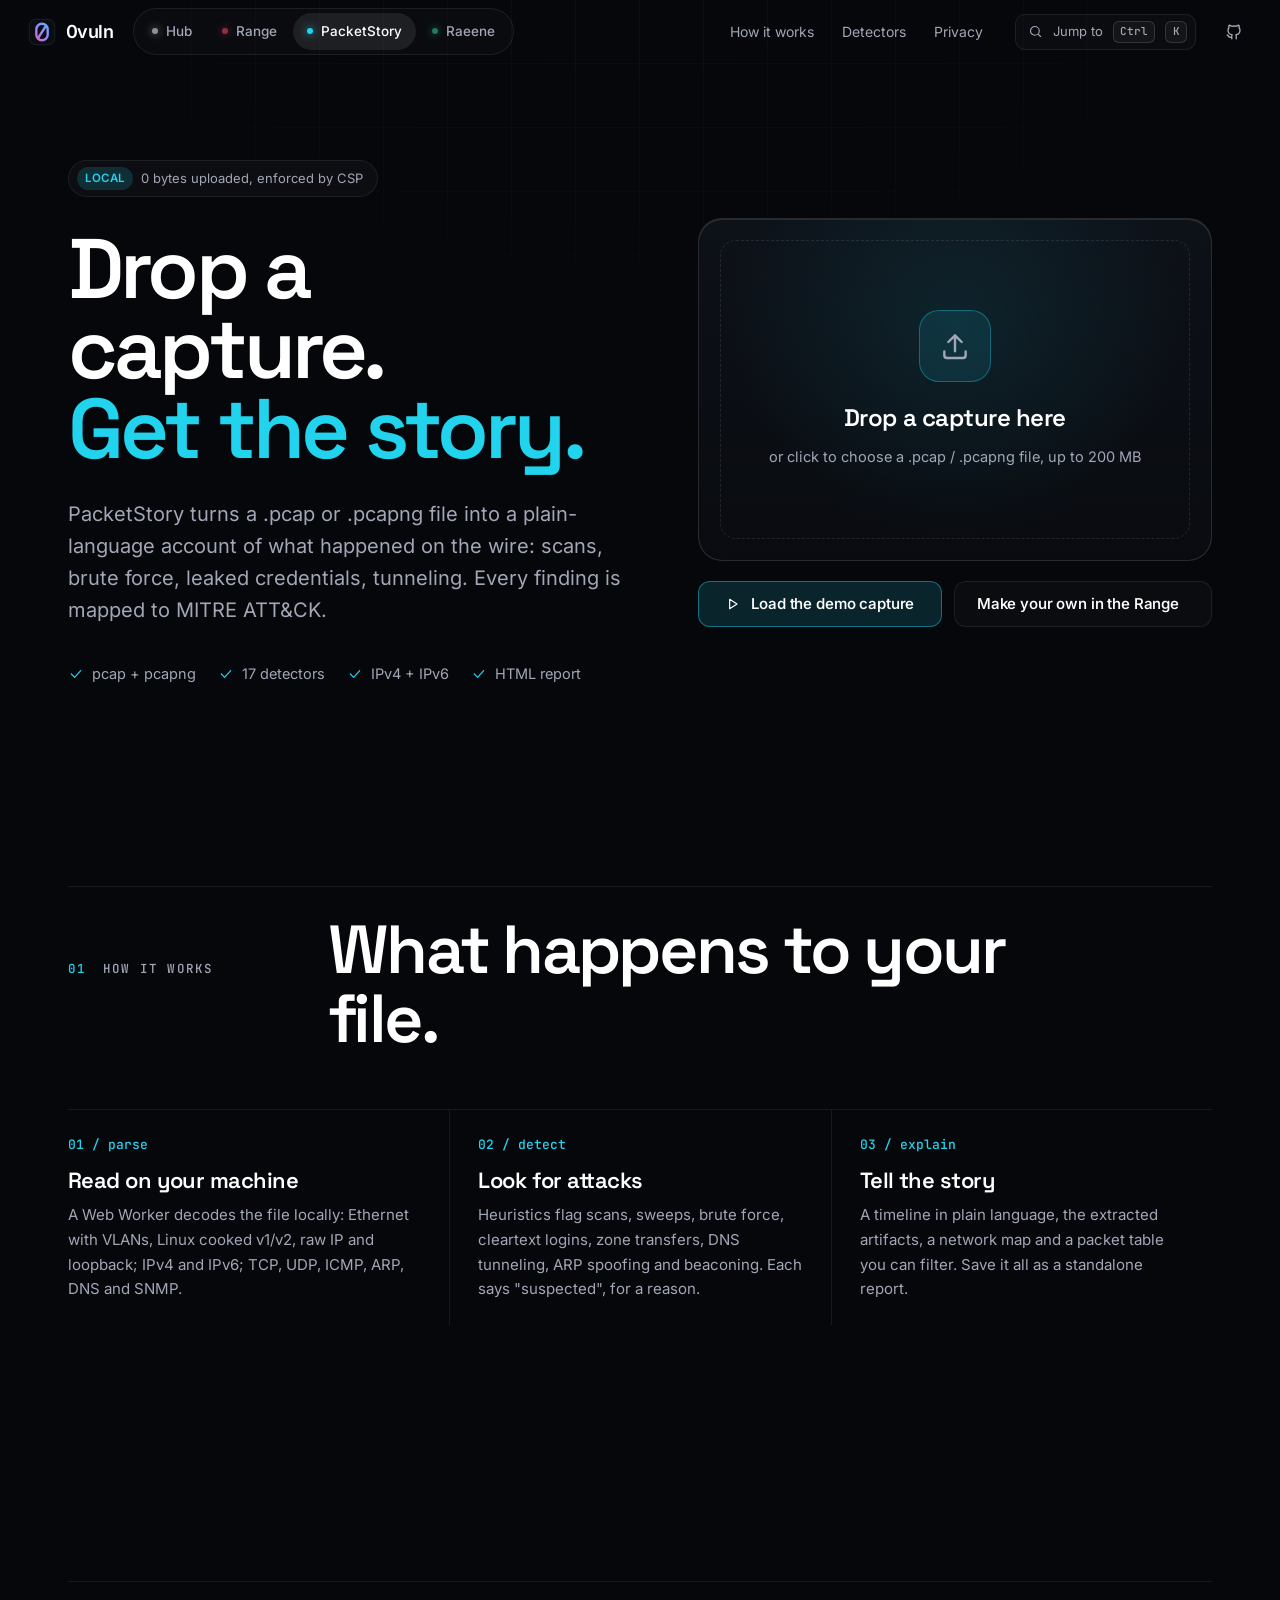
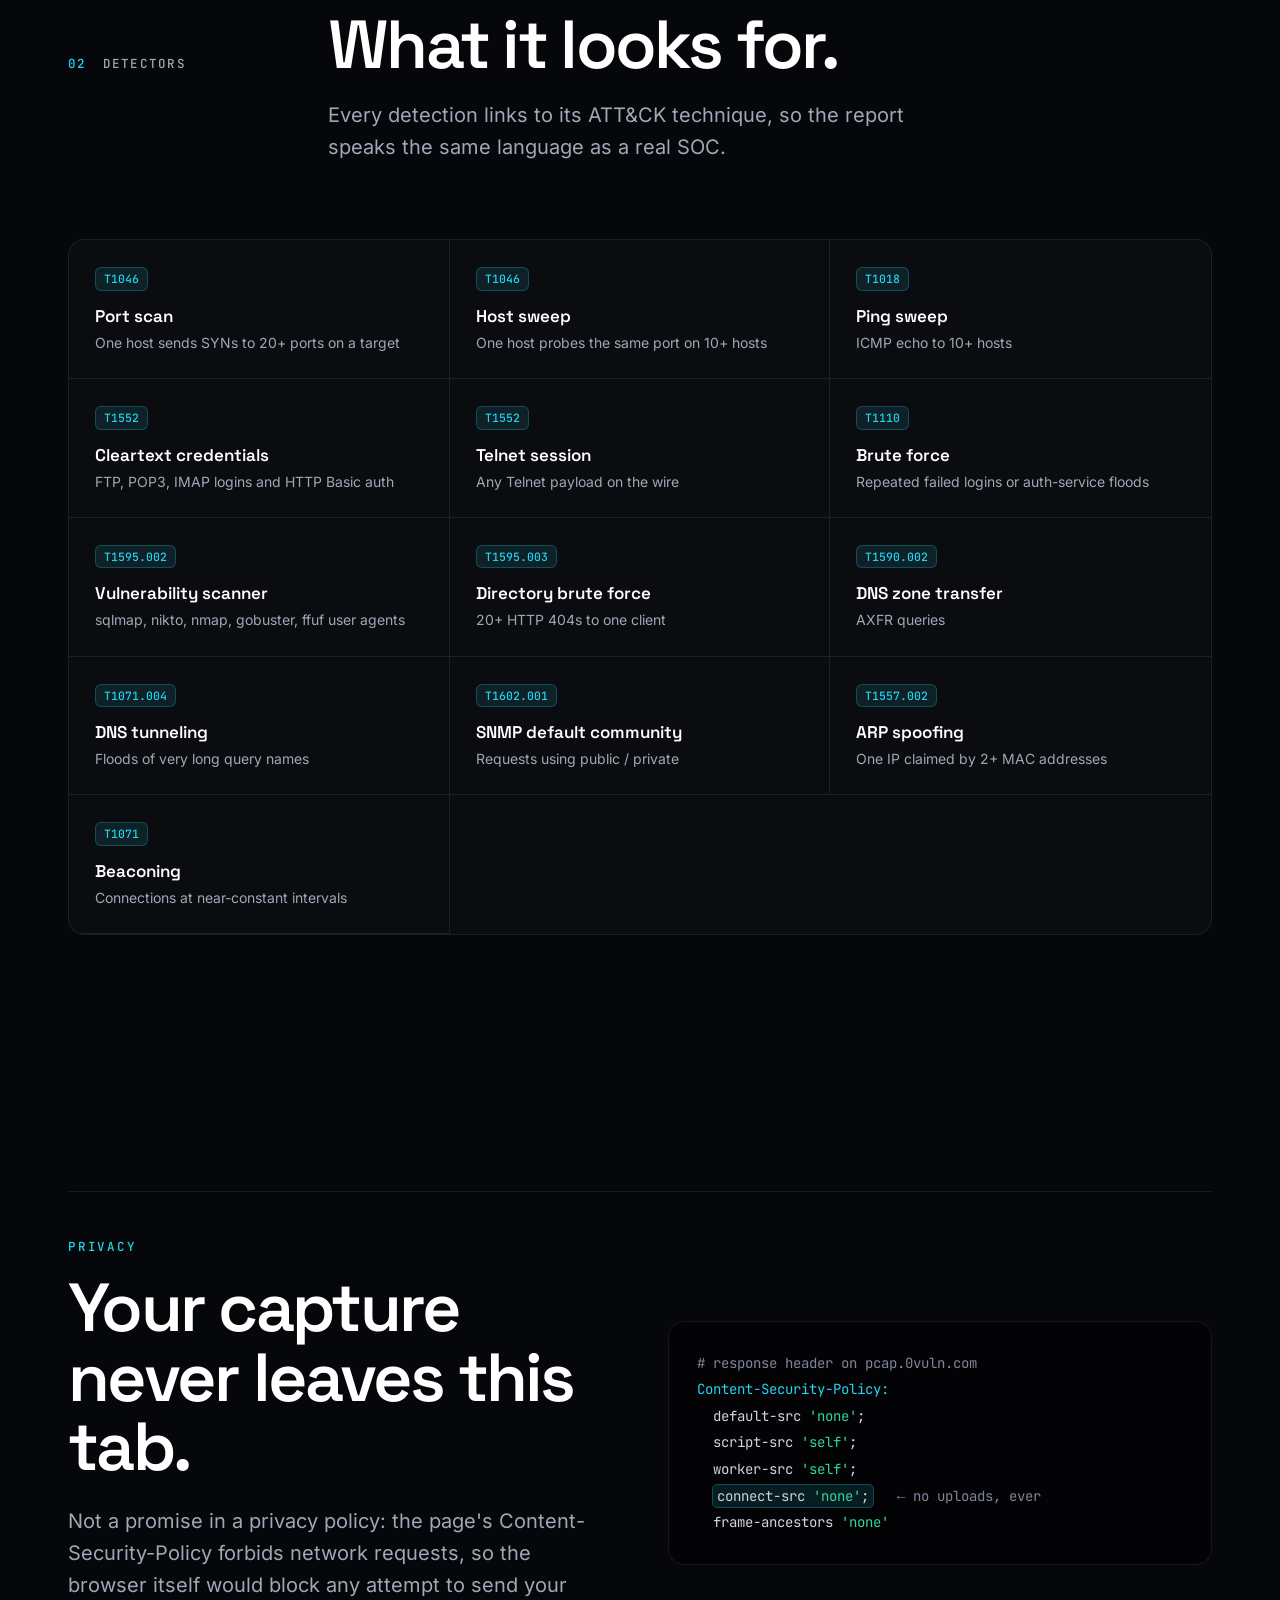
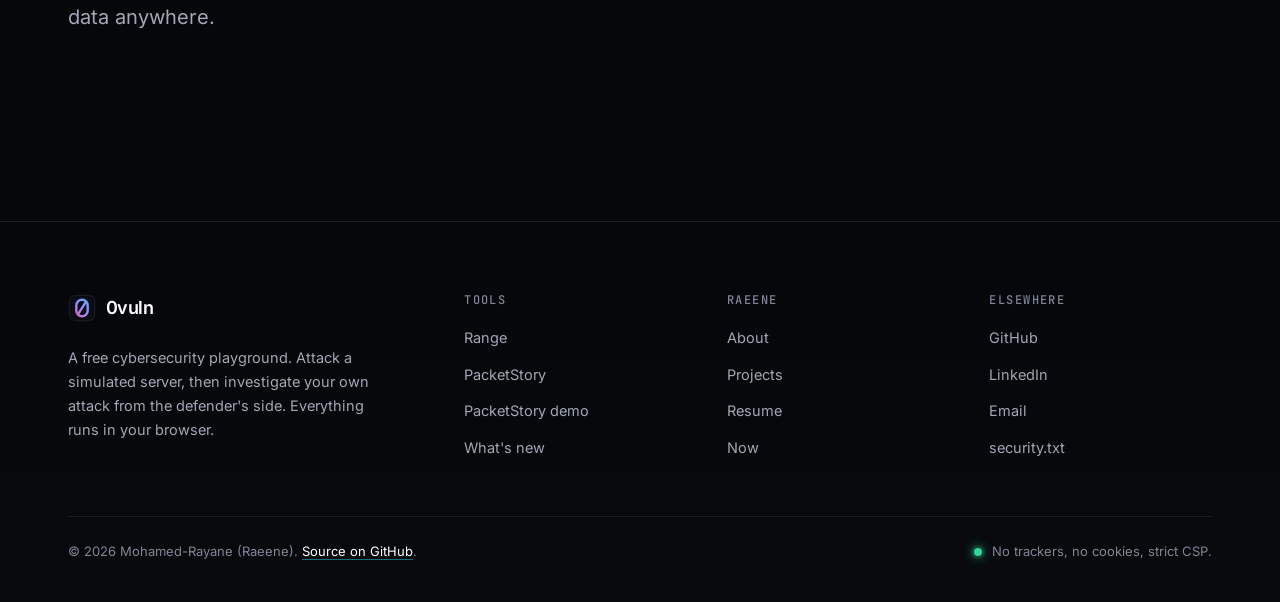
<file: index.html>
<!doctype html>
<html lang="en" class="no-js">
<head>
<meta charset="utf-8">
<meta name="viewport" content="width=device-width,initial-scale=1">
<title>PacketStory: drop a capture, get the story</title>
<meta name="description" content="Drop a .pcap or .pcapng file and get the story of what happened in plain language: port scans, brute force, cleartext credentials, DNS tunneling, with MITRE ATT&amp;CK tags. Runs entirely in your browser.">
<link rel="canonical" href="https://pcap.0vuln.com/">
<meta property="og:type" content="website">
<meta property="og:site_name" content="0vuln">
<meta property="og:url" content="https://pcap.0vuln.com/">
<meta property="og:title" content="PacketStory: drop a capture, get the story">
<meta property="og:description" content="Drop a .pcap or .pcapng file and get the story of what happened in plain language: port scans, brute force, cleartext credentials, DNS tunneling, with MITRE ATT&amp;CK tags. Runs entirely in your browser.">
<meta property="og:image" content="https://pcap.0vuln.com/og.png">
<meta name="twitter:card" content="summary_large_image">
<meta name="theme-color" content="#06070b">
<link rel="icon" href="/favicon.svg" type="image/svg+xml">
<link rel="apple-touch-icon" href="/icon-192.png">
<link rel="alternate" type="application/atom+xml" title="0vuln: what's new" href="https://0vuln.com/feed.xml"><link rel="manifest" href="/manifest.webmanifest">
<link rel="preload" href="/fonts/inter.woff2" as="font" type="font/woff2" crossorigin>
<link rel="preload" href="/fonts/space-grotesk.woff2" as="font" type="font/woff2" crossorigin>
<link rel="stylesheet" href="/ds.css"><link rel="stylesheet" href="/app.css">
<script src="/ds.js" defer></script><script src="/app.js" defer></script><script src="/inspect.js" defer></script><script src="/case.js" defer></script>
<script type="application/ld+json">{"@context":"https://schema.org","@type":"WebApplication","name":"PacketStory","url":"https://pcap.0vuln.com/","description":"Drop a .pcap or .pcapng file and get the story of what happened in plain language, mapped to MITRE ATT&CK. Runs entirely in the browser.","applicationCategory":"SecurityApplication","operatingSystem":"Any (web browser)","offers":{"@type":"Offer","price":"0","priceCurrency":"USD"},"author":{"@type":"Person","name":"Mohamed-Rayane (Raeene)","url":"https://raeene.0vuln.com/"},"isAccessibleForFree":true}</script>
</head>
<body data-site="pcap" data-offline>
<a class="skip" href="#main">Skip to content</a>
<div class="bg-fx" aria-hidden="true"><i></i><i></i><i></i></div>
<header class="nav" id="top">
  <div class="wrap">
    <a class="logo" href="https://0vuln.com/" aria-label="0vuln home"><img src="/favicon.svg" alt="" width="28" height="28"><span>0vuln</span></a>
    <nav class="sites" aria-label="0vuln sites"><a class="s-hub" href="https://0vuln.com/">Hub</a><a class="s-range" href="https://range.0vuln.com/">Range</a><a class="s-pcap" href="https://pcap.0vuln.com/" aria-current="page">PacketStory</a><a class="s-raeene" href="https://raeene.0vuln.com/">Raeene</a></nav>
    <span class="sp"></span>
    <nav class="subnav" aria-label="On this site"><a href="/#how">How it works</a><a href="/#detectors">Detectors</a><a href="/#privacy">Privacy</a></nav>
    <button class="k-btn" type="button" data-cmdk aria-label="Open command menu"><svg viewBox="0 0 24 24" fill="none" stroke="currentColor" stroke-width="1.8" stroke-linecap="round" stroke-linejoin="round" aria-hidden="true"><circle cx="11" cy="11" r="7"/><path d="m20 20-3.5-3.5"/></svg><span class="k-label">Jump to</span><span class="kbd k-mod">Ctrl</span><span class="kbd">K</span></button>
    <a class="icon-btn gh" href="https://github.com/Raeene/pcap-site" aria-label="Source code on GitHub"><svg viewBox="0 0 24 24" fill="none" stroke="currentColor" stroke-width="1.8" stroke-linecap="round" stroke-linejoin="round" aria-hidden="true"><path d="M9 19c-4.3 1.4-4.3-2.5-6-3m12 5v-3.5c0-1 .1-1.4-.5-2 2.8-.3 5.5-1.4 5.5-6a4.6 4.6 0 0 0-1.3-3.2 4.2 4.2 0 0 0-.1-3.2s-1.1-.3-3.5 1.3a12 12 0 0 0-6.2 0C6.5 2.8 5.4 3.1 5.4 3.1a4.2 4.2 0 0 0-.1 3.2A4.6 4.6 0 0 0 4 9.5c0 4.6 2.7 5.7 5.5 6-.6.6-.6 1.2-.5 2V21"/></svg></a>
  </div>
</header>
<div class="drag-ov" aria-hidden="true"><div><svg viewBox="0 0 24 24" fill="none" stroke="currentColor" stroke-width="1.8" stroke-linecap="round" stroke-linejoin="round" aria-hidden="true"><path d="M12 16V4M7 9l5-5 5 5M4 16v3a2 2 0 0 0 2 2h12a2 2 0 0 0 2-2v-3"/></svg><b>Drop to analyze</b><span>Parsed on your machine. Nothing is uploaded.</span></div></div>
<main id="main">

  <div id="landing">
    <section class="ps-hero">
      <div class="wrap ps-grid">
        <div>
          <span class="pill rise"><b>LOCAL</b>0 bytes uploaded, enforced by CSP</span>
          <h1 class="h-display rise d1">Drop a capture.<br><span class="grad-acc">Get the story.</span></h1>
          <p class="lead rise d2">PacketStory turns a .pcap or .pcapng file into a plain-language account of what happened on the wire: scans, brute force, leaked credentials, tunneling. Every finding is mapped to MITRE ATT&amp;CK.</p>
          <ul class="ps-badges rise d3"><li><svg viewBox="0 0 24 24" fill="none" stroke="currentColor" stroke-width="1.8" stroke-linecap="round" stroke-linejoin="round" aria-hidden="true"><path d="m5 12 5 5 9-10"/></svg>pcap + pcapng</li><li><svg viewBox="0 0 24 24" fill="none" stroke="currentColor" stroke-width="1.8" stroke-linecap="round" stroke-linejoin="round" aria-hidden="true"><path d="m5 12 5 5 9-10"/></svg>17 detectors</li><li><svg viewBox="0 0 24 24" fill="none" stroke="currentColor" stroke-width="1.8" stroke-linecap="round" stroke-linejoin="round" aria-hidden="true"><path d="m5 12 5 5 9-10"/></svg>IPv4 + IPv6</li><li><svg viewBox="0 0 24 24" fill="none" stroke="currentColor" stroke-width="1.8" stroke-linecap="round" stroke-linejoin="round" aria-hidden="true"><path d="m5 12 5 5 9-10"/></svg>HTML report</li></ul>
        </div>
        <div class="rise d3">
          <div class="drop" id="drop" role="button" tabindex="0" aria-describedby="drop-help">
            <div class="drop-in">
              <span class="drop-ic"><svg viewBox="0 0 24 24" fill="none" stroke="currentColor" stroke-width="1.8" stroke-linecap="round" stroke-linejoin="round" aria-hidden="true"><path d="M12 16V4M7 9l5-5 5 5M4 16v3a2 2 0 0 0 2 2h12a2 2 0 0 0 2-2v-3"/></svg></span>
              <b>Drop a capture here</b>
              <span id="drop-help">or click to choose a .pcap / .pcapng file, up to 200 MB</span>
            </div>
          </div>
          <input id="file" type="file" accept=".pcap,.pcapng,.cap,.dmp" hidden>
          <div class="drop-alt">
            <button class="btn btn-acc" type="button" id="demo"><svg viewBox="0 0 24 24" fill="none" stroke="currentColor" stroke-width="1.8" stroke-linecap="round" stroke-linejoin="round" aria-hidden="true"><path d="M7 5v14l11-7z"/></svg>Load the demo capture</button>
            <a class="btn btn-ghost" href="https://range.0vuln.com/">Make your own in the Range<svg class="arrow" viewBox="0 0 24 24" fill="none" stroke="currentColor" stroke-width="1.8" stroke-linecap="round" stroke-linejoin="round" aria-hidden="true"><path d="M5 12h14M13 6l6 6-6 6"/></svg></a>
          </div>
          <div id="status" role="status" aria-live="polite"></div>
        </div>
      </div>
    </section>

    <section class="section" id="how">
      <div class="wrap">
        <div class="section-head reveal"><p class="eyebrow">How it works</p><h2 class="h-1">What happens to your file.</h2></div>
        <div class="steps reveal">
          <div><span class="n">01 / parse</span><h3>Read on your machine</h3><p>A Web Worker decodes the file locally: Ethernet with VLANs, Linux cooked v1/v2, raw IP and loopback; IPv4 and IPv6; TCP, UDP, ICMP, ARP, DNS and SNMP.</p></div>
          <div><span class="n">02 / detect</span><h3>Look for attacks</h3><p>Heuristics flag scans, sweeps, brute force, cleartext logins, zone transfers, DNS tunneling, ARP spoofing and beaconing. Each says "suspected", for a reason.</p></div>
          <div><span class="n">03 / explain</span><h3>Tell the story</h3><p>A timeline in plain language, the extracted artifacts, a network map and a packet table you can filter. Save it all as a standalone report.</p></div>
        </div>
      </div>
    </section>

    <section class="section" id="detectors">
      <div class="wrap">
        <div class="section-head reveal"><p class="eyebrow">Detectors</p><h2 class="h-1">What it looks for.</h2><p class="lead">Every detection links to its ATT&amp;CK technique, so the report speaks the same language as a real SOC.</p></div>
        <div class="det-grid reveal">
          <div class="det"><span class="tid">T1046</span><b>Port scan</b><p>One host sends SYNs to 20+ ports on a target</p></div>
          <div class="det"><span class="tid">T1046</span><b>Host sweep</b><p>One host probes the same port on 10+ hosts</p></div>
          <div class="det"><span class="tid">T1018</span><b>Ping sweep</b><p>ICMP echo to 10+ hosts</p></div>
          <div class="det"><span class="tid">T1552</span><b>Cleartext credentials</b><p>FTP, POP3, IMAP logins and HTTP Basic auth</p></div>
          <div class="det"><span class="tid">T1552</span><b>Telnet session</b><p>Any Telnet payload on the wire</p></div>
          <div class="det"><span class="tid">T1110</span><b>Brute force</b><p>Repeated failed logins or auth-service floods</p></div>
          <div class="det"><span class="tid">T1595.002</span><b>Vulnerability scanner</b><p>sqlmap, nikto, nmap, gobuster, ffuf user agents</p></div>
          <div class="det"><span class="tid">T1595.003</span><b>Directory brute force</b><p>20+ HTTP 404s to one client</p></div>
          <div class="det"><span class="tid">T1590.002</span><b>DNS zone transfer</b><p>AXFR queries</p></div>
          <div class="det"><span class="tid">T1071.004</span><b>DNS tunneling</b><p>Floods of very long query names</p></div>
          <div class="det"><span class="tid">T1602.001</span><b>SNMP default community</b><p>Requests using public / private</p></div>
          <div class="det"><span class="tid">T1557.002</span><b>ARP spoofing</b><p>One IP claimed by 2+ MAC addresses</p></div>
          <div class="det"><span class="tid">T1071</span><b>Beaconing</b><p>Connections at near-constant intervals</p></div>
        </div>
      </div>
    </section>

    <section class="section" id="privacy">
      <div class="wrap">
        <div class="priv reveal">
          <div>
            <p class="eyebrow">Privacy</p>
            <h2 class="h-1">Your capture never leaves this tab.</h2>
            <p class="lead">Not a promise in a privacy policy: the page's Content-Security-Policy forbids network requests, so the browser itself would block any attempt to send your data anywhere.</p>
          </div>
          <pre class="csp"><span class="d"># response header on pcap.0vuln.com</span>
<span class="k">Content-Security-Policy:</span>
  default-src <span class="s">'none'</span>;
  script-src <span class="s">'self'</span>;
  worker-src <span class="s">'self'</span>;
  <span class="hl">connect-src <span class="s">'none'</span>;</span>   <span class="d">&larr; no uploads, ever</span>
  frame-ancestors <span class="s">'none'</span></pre>
        </div>
      </div>
    </section>
  </div>

  <div id="dash" hidden>
    <div class="dash-bar">
      <div class="wrap db-in">
        <div class="db-file"><span class="db-ic"><svg viewBox="0 0 24 24" fill="none" stroke="currentColor" stroke-width="1.8" stroke-linecap="round" stroke-linejoin="round" aria-hidden="true"><path d="M14 3H6a2 2 0 0 0-2 2v14a2 2 0 0 0 2 2h12a2 2 0 0 0 2-2V9z"/><path d="M14 3v6h6"/></svg></span><div><b id="db-name">capture.pcap</b><span id="db-meta"></span></div></div>
        <nav class="db-tabs" aria-label="Report sections"><a href="#s-overview">Overview</a><a href="#s-case" id="tab-case" hidden>Case</a><a href="#s-story">Story</a><a href="#s-artifacts" id="tab-art">Artifacts</a><a href="#s-network">Network</a><a href="#s-packets">Packets</a></nav>
        <div class="db-act"><button class="btn btn-ghost btn-sm" type="button" id="again"><svg viewBox="0 0 24 24" fill="none" stroke="currentColor" stroke-width="1.8" stroke-linecap="round" stroke-linejoin="round" aria-hidden="true"><path d="M12 16V4M7 9l5-5 5 5M4 16v3a2 2 0 0 0 2 2h12a2 2 0 0 0 2-2v-3"/></svg>New file</button><button class="btn btn-primary btn-sm" type="button" id="save"><svg viewBox="0 0 24 24" fill="none" stroke="currentColor" stroke-width="1.8" stroke-linecap="round" stroke-linejoin="round" aria-hidden="true"><path d="M12 4v12M7 11l5 5 5-5M4 16v3a2 2 0 0 0 2 2h12a2 2 0 0 0 2-2v-3"/></svg>Save report</button></div>
      </div>
    </div>
    <div class="wrap" id="out"></div>
  </div>
</main>
<footer class="foot">
  <div class="wrap">
    <div class="foot-grid">
      <div>
        <a class="logo" href="https://0vuln.com/"><img src="/favicon.svg" alt="" width="28" height="28"><span>0vuln</span></a>
        <p class="blurb">A free cybersecurity playground. Attack a simulated server, then investigate your own attack from the defender's side. Everything runs in your browser.</p>
      </div>
      <div><h4>Tools</h4><ul><li><a href="https://range.0vuln.com/">Range</a></li><li><a href="https://pcap.0vuln.com/">PacketStory</a></li><li><a href="https://pcap.0vuln.com/#demo">PacketStory demo</a></li><li><a href="https://0vuln.com/changelog/">What's new</a></li></ul></div>
      <div><h4>Raeene</h4><ul><li><a href="https://raeene.0vuln.com/about/">About</a></li><li><a href="https://raeene.0vuln.com/projects/">Projects</a></li><li><a href="https://raeene.0vuln.com/resume/">Resume</a></li><li><a href="https://raeene.0vuln.com/now/">Now</a></li></ul></div>
      <div><h4>Elsewhere</h4><ul><li><a href="https://github.com/Raeene">GitHub</a></li><li><a href="https://www.linkedin.com/in/ray-safi-938491195/">LinkedIn</a></li><li><a href="mailto:raaene@protonmail.com">Email</a></li><li><a href="https://0vuln.com/.well-known/security.txt">security.txt</a></li></ul></div>
    </div>
    <div class="foot-bot">
      <span>&copy; <span data-year>2026</span> Mohamed-Rayane (Raeene). <a class="link" href="https://github.com/Raeene/pcap-site">Source on GitHub</a>.</span>
      <span class="status"><span class="dot"></span>No trackers, no cookies, strict CSP.</span>
    </div>
    <div class="foot-word" aria-hidden="true">0vuln</div>
  </div>
</footer>
</body>
</html>
</file>
<file: ds.css>
/* =====================================================================
   0vuln design system (shared, identical on every *.0vuln.com site)
   Edit in one place, copy to all four repos.
   ===================================================================== */
@font-face { font-family: "Inter"; src: url("/fonts/inter.woff2") format("woff2"); font-weight: 100 900; font-display: swap; }
@font-face { font-family: "Space Grotesk"; src: url("/fonts/space-grotesk.woff2") format("woff2"); font-weight: 300 700; font-display: swap; }
@font-face { font-family: "JetBrains Mono"; src: url("/fonts/jetbrains-mono.woff2") format("woff2"); font-weight: 100 800; font-display: swap; }

:root {
  --bg: #06070b;
  --bg-2: #0a0c12;
  --bg-3: #0f121a;
  --panel: rgba(255, 255, 255, .025);
  --panel-2: rgba(255, 255, 255, .045);
  --line: rgba(255, 255, 255, .075);
  --line-2: rgba(255, 255, 255, .14);
  --text: #eceef4;
  --muted: #a1a7b6;
  --dim: #7f8599;   /* 5:1+ contrast on every background (WCAG AA) */
  --red: #ff4d6d;
  --violet: #9b87ff;
  --cyan: #22d3ee;
  --green: #34d399;
  --amber: #fbbf24;
  --brand: linear-gradient(100deg, var(--red) 0%, var(--violet) 50%, var(--cyan) 100%);
  --acc: var(--violet);
  --acc-rgb: 155, 135, 255;
  --sans: "Inter", ui-sans-serif, system-ui, -apple-system, "Segoe UI", Roboto, sans-serif;
  --display: "Space Grotesk", "Inter", ui-sans-serif, system-ui, sans-serif;
  --mono: "JetBrains Mono", ui-monospace, "SF Mono", Menlo, Consolas, monospace;
  --r: 16px;
  --r-sm: 10px;
  --w: 1200px;
  --nav-h: 64px;
  --ease: cubic-bezier(.2, .7, .2, 1);
  color-scheme: dark;
}
body[data-site="range"] { --acc: var(--red); --acc-rgb: 255, 77, 109; }
body[data-site="pcap"] { --acc: var(--cyan); --acc-rgb: 34, 211, 238; }
body[data-site="raeene"] { --acc: var(--green); --acc-rgb: 52, 211, 153; }

*, *::before, *::after { box-sizing: border-box; }
html { -webkit-text-size-adjust: 100%; scroll-behavior: smooth; scroll-padding-top: calc(var(--nav-h) + 24px); }
body { margin: 0; min-height: 100vh; background: var(--bg); color: var(--text); font: 16px/1.65 var(--sans); font-feature-settings: "cv11", "ss01", "ss03", "zero"; -webkit-font-smoothing: antialiased; -moz-osx-font-smoothing: grayscale; overflow-x: hidden; }
img, svg, canvas { display: block; max-width: 100%; }
a { color: inherit; text-decoration: none; }
button, input, select, textarea { font: inherit; color: inherit; }
button { cursor: pointer; background: none; border: 0; padding: 0; }
[hidden] { display: none !important; }
::selection { background: rgba(var(--acc-rgb), .35); color: #fff; }
:focus-visible { outline: 2px solid var(--acc); outline-offset: 3px; border-radius: 6px; }
code, kbd, pre, .mono { font-family: var(--mono); font-feature-settings: normal; }
code { font-size: .88em; padding: .12em .42em; border-radius: 6px; background: var(--panel-2); border: 1px solid var(--line); color: #fff; }
p { margin: 0 0 1em; }
h1, h2, h3, h4 { font-family: var(--display); font-weight: 600; letter-spacing: -.025em; line-height: 1.08; margin: 0; color: #fff; }

.skip { position: absolute; left: 16px; top: -60px; z-index: 100; padding: 10px 16px; border-radius: 10px; background: #fff; color: #000; font-weight: 600; }
.skip:focus { top: 12px; }

/* ---------- ambient background ---------- */
.bg-fx { position: fixed; inset: 0; z-index: -1; pointer-events: none; overflow: hidden; }
.bg-fx::before { content: ""; position: absolute; inset: -1px; background-image: linear-gradient(var(--line) 1px, transparent 1px), linear-gradient(90deg, var(--line) 1px, transparent 1px); background-size: 64px 64px; mask-image: radial-gradient(ellipse 80% 60% at 50% 0%, #000 10%, transparent 75%); -webkit-mask-image: radial-gradient(ellipse 80% 60% at 50% 0%, #000 10%, transparent 75%); opacity: .55; }
.bg-fx i { position: absolute; border-radius: 50%; filter: blur(90px); opacity: .32; animation: drift 26s var(--ease) infinite alternate; }
.bg-fx i:nth-child(1) { width: 640px; height: 520px; left: -160px; top: -220px; background: rgba(var(--acc-rgb), .55); }
.bg-fx i:nth-child(2) { width: 560px; height: 480px; right: -180px; top: -120px; background: rgba(34, 211, 238, .28); animation-delay: -9s; }
.bg-fx i:nth-child(3) { width: 520px; height: 420px; left: 30%; top: 40vh; background: rgba(255, 77, 109, .14); animation-delay: -17s; }
@keyframes drift { to { transform: translate3d(80px, 60px, 0) scale(1.15); } }

/* ---------- layout ---------- */
.wrap { width: 100%; max-width: var(--w); margin: 0 auto; padding: 0 28px; }
.section { padding: 128px 0; position: relative; }
.section.tight { padding: 88px 0; }
.section-head { max-width: 720px; margin-bottom: 56px; }
.section-head.center { margin-left: auto; margin-right: auto; text-align: center; }
.eyebrow { display: inline-flex; align-items: center; gap: 10px; font: 500 12.5px/1 var(--mono); letter-spacing: .14em; text-transform: uppercase; color: var(--acc); margin-bottom: 20px; }
.eyebrow::before { content: ""; width: 18px; height: 1px; background: currentColor; opacity: .7; }
.h-display { font-size: clamp(48px, 8.4vw, 112px); letter-spacing: -.045em; line-height: .95; font-weight: 600; }
.h-1 { font-size: clamp(38px, 5.4vw, 68px); letter-spacing: -.04em; line-height: 1.02; }
.h-2 { font-size: clamp(30px, 3.8vw, 48px); letter-spacing: -.035em; }
.h-3 { font-size: 22px; letter-spacing: -.02em; }
.lead { font-size: clamp(17px, 1.6vw, 20px); line-height: 1.6; color: var(--muted); max-width: 640px; }
.muted { color: var(--muted); }
.dim { color: var(--dim); }
.grad { background: var(--brand); -webkit-background-clip: text; background-clip: text; color: transparent; }
.acc { color: var(--acc); }
.grad-acc { background: linear-gradient(100deg, #fff 10%, rgba(var(--acc-rgb), 1) 90%); -webkit-background-clip: text; background-clip: text; color: transparent; }
.row { display: flex; flex-wrap: wrap; gap: 12px; align-items: center; }
.grid { display: grid; gap: 20px; }
.g2 { grid-template-columns: repeat(2, minmax(0, 1fr)); }
.g3 { grid-template-columns: repeat(3, minmax(0, 1fr)); }
.g4 { grid-template-columns: repeat(4, minmax(0, 1fr)); }
@media (max-width: 960px) { .g3, .g4 { grid-template-columns: repeat(2, minmax(0, 1fr)); } }
@media (max-width: 680px) { .g2, .g3, .g4 { grid-template-columns: 1fr; } .section { padding: 88px 0; } .wrap { padding: 0 20px; } }
.divider { height: 1px; background: linear-gradient(90deg, transparent, var(--line-2), transparent); border: 0; margin: 0; }

/* ---------- nav ---------- */
.nav { position: sticky; top: 0; z-index: 50; height: var(--nav-h); border-bottom: 1px solid transparent; transition: background .3s, border-color .3s, backdrop-filter .3s; }
.nav.scrolled, .nav.solid { background: rgba(6, 7, 11, .72); backdrop-filter: saturate(160%) blur(16px); -webkit-backdrop-filter: saturate(160%) blur(16px); border-bottom-color: var(--line); }
.nav .wrap { height: 100%; display: flex; align-items: center; gap: 20px; max-width: 1360px; }
.logo { display: inline-flex; align-items: center; gap: 10px; font: 600 18px/1 var(--sans); font-feature-settings: "zero"; letter-spacing: -.03em; color: #fff; flex-shrink: 0; }
.logo img { width: 28px; height: 28px; }
.sites { display: flex; gap: 2px; padding: 4px; border: 1px solid var(--line); border-radius: 999px; background: rgba(255, 255, 255, .02); overflow-x: auto; scrollbar-width: none; }
.sites::-webkit-scrollbar { display: none; }
.sites a { display: inline-flex; align-items: center; gap: 8px; padding: 7px 14px; border-radius: 999px; font-size: 13.5px; font-weight: 500; color: var(--muted); white-space: nowrap; transition: color .2s, background .2s; }
.sites a::before { content: ""; width: 6px; height: 6px; border-radius: 50%; background: var(--c, var(--violet)); box-shadow: 0 0 10px var(--c, var(--violet)); opacity: .55; transition: opacity .2s; }
.sites a:hover { color: #fff; }
.sites a:hover::before, .sites a[aria-current]::before { opacity: 1; }
.sites a[aria-current] { color: #fff; background: rgba(255, 255, 255, .08); }
.sites .s-hub { --c: #fff; }
.sites .s-range { --c: var(--red); }
.sites .s-pcap { --c: var(--cyan); }
.sites .s-raeene { --c: var(--green); }
.nav .sp { flex: 1; }
.subnav { display: flex; gap: 4px; }
.subnav a { padding: 8px 12px; border-radius: 8px; font-size: 14px; color: var(--muted); transition: color .2s, background .2s; }
.subnav a:hover { color: #fff; background: var(--panel-2); }
.subnav a[aria-current] { color: #fff; }
.k-btn { display: inline-flex; align-items: center; gap: 10px; height: 36px; padding: 0 8px 0 12px; border: 1px solid var(--line); border-radius: 10px; background: var(--panel); color: var(--muted); font-size: 13px; transition: border-color .2s, color .2s; flex-shrink: 0; }
.k-btn:hover { border-color: var(--line-2); color: #fff; }
.k-btn svg { width: 15px; height: 15px; }
.kbd, kbd { display: inline-flex; align-items: center; justify-content: center; min-width: 22px; height: 22px; padding: 0 6px; border-radius: 6px; border: 1px solid var(--line-2); background: rgba(255, 255, 255, .04); font: 500 11px/1 var(--mono); color: var(--muted); }
.icon-btn { display: inline-grid; place-items: center; width: 36px; height: 36px; border-radius: 10px; color: var(--muted); transition: color .2s, background .2s; flex-shrink: 0; }
.icon-btn:hover { color: #fff; background: var(--panel-2); }
.icon-btn svg { width: 18px; height: 18px; }
@media (max-width: 1080px) { .subnav { display: none; } }
@media (max-width: 760px) { .k-btn .k-label, .k-btn .kbd { display: none; } .k-btn { padding: 0; width: 36px; justify-content: center; } .nav .gh { display: none; } .logo span { display: none; } .nav .wrap { gap: 12px; } }

/* ---------- buttons ---------- */
.btn { position: relative; display: inline-flex; align-items: center; justify-content: center; gap: 10px; height: 46px; padding: 0 22px; border-radius: 12px; font-size: 15px; font-weight: 550; letter-spacing: -.01em; white-space: nowrap; border: 1px solid transparent; transition: transform .2s var(--ease), background .2s, border-color .2s, box-shadow .3s, color .2s; }
.btn:active { transform: translateY(1px) scale(.99); }
.btn svg { width: 16px; height: 16px; transition: transform .25s var(--ease); }
.btn:hover svg.arrow { transform: translateX(3px); }
.btn-primary { background: #fff; color: #07080c; box-shadow: 0 0 0 1px rgba(255, 255, 255, .1), 0 10px 40px -10px rgba(var(--acc-rgb), .6); }
.btn-primary:hover { box-shadow: 0 0 0 1px rgba(255, 255, 255, .2), 0 16px 50px -10px rgba(var(--acc-rgb), .85); }
.btn-acc { background: rgba(var(--acc-rgb), .14); color: #fff; border-color: rgba(var(--acc-rgb), .45); }
.btn-acc:hover { background: rgba(var(--acc-rgb), .22); border-color: rgba(var(--acc-rgb), .75); box-shadow: 0 0 30px -6px rgba(var(--acc-rgb), .6); }
.btn-ghost { background: var(--panel); border-color: var(--line); color: #fff; }
.btn-ghost:hover { background: var(--panel-2); border-color: var(--line-2); }
.btn-sm { height: 36px; padding: 0 14px; font-size: 13.5px; border-radius: 10px; }
.link { color: #fff; border-bottom: 1px solid rgba(var(--acc-rgb), .5); transition: border-color .2s, color .2s; }
.link:hover { color: var(--acc); border-color: var(--acc); }
.more { display: inline-flex; align-items: center; gap: 6px; font-size: 14.5px; font-weight: 500; color: #fff; }
.more svg { width: 14px; height: 14px; transition: transform .25s var(--ease); }
.more:hover svg, a:hover .more svg { transform: translateX(3px); }

/* ---------- pills / chips ---------- */
.pill { display: inline-flex; align-items: center; gap: 8px; padding: 6px 14px 6px 8px; border-radius: 999px; border: 1px solid var(--line); background: rgba(255, 255, 255, .03); font-size: 13px; color: var(--muted); backdrop-filter: blur(8px); }
.pill b { font-weight: 600; padding: 2px 8px; border-radius: 999px; background: rgba(var(--acc-rgb), .16); color: var(--acc); font-size: 11.5px; letter-spacing: .02em; }
.pill:hover { border-color: var(--line-2); color: #fff; }
.chips { display: flex; flex-wrap: wrap; gap: 6px; list-style: none; margin: 0; padding: 0; }
.chips li, .chip { font: 500 12px/1 var(--mono); padding: 6px 10px; border-radius: 7px; border: 1px solid var(--line); background: rgba(255, 255, 255, .02); color: var(--muted); }
.dot { display: inline-block; width: 8px; height: 8px; border-radius: 50%; background: var(--green); box-shadow: 0 0 0 3px rgba(52, 211, 153, .15), 0 0 12px var(--green); }
.dot.off { background: var(--red); box-shadow: 0 0 0 3px rgba(255, 77, 109, .15); }
.dot.wait { background: var(--dim); box-shadow: none; animation: blink 1.2s infinite; }
@keyframes blink { 50% { opacity: .3; } }

/* ---------- cards (with cursor spotlight) ---------- */
.card { position: relative; border-radius: var(--r); border: 1px solid var(--line); background: linear-gradient(180deg, rgba(255, 255, 255, .035), rgba(255, 255, 255, .012)); padding: 28px; overflow: hidden; isolation: isolate; transition: border-color .3s, transform .4s var(--ease); }
.card::before { content: ""; position: absolute; inset: 0; z-index: -1; opacity: 0; transition: opacity .35s; background: radial-gradient(520px circle at var(--mx, 50%) var(--my, 0%), rgba(var(--acc-rgb), .12), transparent 45%); }
.card::after { content: ""; position: absolute; inset: 0; border-radius: inherit; padding: 1px; opacity: 0; transition: opacity .35s; pointer-events: none; background: radial-gradient(360px circle at var(--mx, 50%) var(--my, 0%), rgba(var(--acc-rgb), .7), transparent 50%); -webkit-mask: linear-gradient(#000 0 0) content-box, linear-gradient(#000 0 0); -webkit-mask-composite: xor; mask: linear-gradient(#000 0 0) content-box exclude, linear-gradient(#000 0 0); }
.card:hover::before, .card:hover::after { opacity: 1; }
a.card:hover { transform: translateY(-3px); }
.card h3 { font-size: 21px; margin-bottom: 10px; }
.card p { color: var(--muted); font-size: 15px; }
.card .ic { display: grid; place-items: center; width: 44px; height: 44px; border-radius: 12px; border: 1px solid rgba(var(--acc-rgb), .35); background: rgba(var(--acc-rgb), .1); color: var(--acc); margin-bottom: 22px; }
.card .ic svg { width: 22px; height: 22px; }
.c-red { --acc: var(--red); --acc-rgb: 255, 77, 109; }
.c-cyan { --acc: var(--cyan); --acc-rgb: 34, 211, 238; }
.c-green { --acc: var(--green); --acc-rgb: 52, 211, 153; }
.c-violet { --acc: var(--violet); --acc-rgb: 155, 135, 255; }
.c-amber { --acc: var(--amber); --acc-rgb: 251, 191, 36; }

/* ---------- stat strip ---------- */
.stats { display: grid; grid-template-columns: repeat(4, 1fr); border: 1px solid var(--line); border-radius: var(--r); background: var(--panel); overflow: hidden; }
.stats > div { padding: 28px 28px 24px; border-left: 1px solid var(--line); }
.stats > div:first-child { border-left: 0; }
.stats b { display: block; font: 600 clamp(32px, 3.6vw, 44px)/1 var(--display); letter-spacing: -.04em; color: #fff; margin-bottom: 10px; font-variant-numeric: tabular-nums; }
.stats span { font-size: 14px; color: var(--muted); }
@media (max-width: 760px) { .stats { grid-template-columns: 1fr 1fr; } .stats > div:nth-child(3) { border-left: 0; } .stats > div:nth-child(n+3) { border-top: 1px solid var(--line); } }

/* ---------- terminal window ---------- */
.term { position: relative; border-radius: var(--r); border: 1px solid var(--line-2); background: rgba(8, 10, 15, .88); box-shadow: 0 40px 120px -40px rgba(0, 0, 0, .9), 0 0 0 1px rgba(0, 0, 0, .4), inset 0 1px 0 rgba(255, 255, 255, .05); overflow: hidden; backdrop-filter: blur(20px); }
.term-bar { display: flex; align-items: center; gap: 8px; height: 44px; padding: 0 16px; border-bottom: 1px solid var(--line); background: rgba(255, 255, 255, .02); font: 500 12.5px/1 var(--mono); color: var(--dim); }
.term-bar .lights { display: flex; gap: 7px; margin-right: 10px; }
.term-bar .lights i { width: 11px; height: 11px; border-radius: 50%; background: #2a2e39; }
.term-bar .lights i:nth-child(1) { background: #ff5f57; } .term-bar .lights i:nth-child(2) { background: #febc2e; } .term-bar .lights i:nth-child(3) { background: #28c840; }
.term-bar .title { flex: 1; text-align: center; margin-right: 52px; white-space: nowrap; overflow: hidden; text-overflow: ellipsis; }
.term-bar button { color: var(--dim); font: inherit; padding: 6px 8px; border-radius: 6px; }
.term-bar button:hover { color: #fff; background: var(--panel-2); }
.term-body { font: 14px/1.7 var(--mono); padding: 20px 22px; color: #d9dde7; white-space: pre-wrap; word-break: break-word; overflow-y: auto; }
.term-body .c { color: #fff; }
.term-body .d { color: var(--dim); }
.term-body .e { color: #ff7a8f; }
.term-body .g { color: var(--green); }
.term-body .y { color: var(--amber); }
.term-body .m { color: var(--violet); }
.term-body .k { color: var(--cyan); }
.term-body .a { color: var(--acc); }
.term-line { display: flex; align-items: center; gap: 10px; padding: 0 22px 18px; font: 14px/1.7 var(--mono); }
.term-line label { color: var(--acc); white-space: nowrap; flex-shrink: 0; }
.term-line input { flex: 1; min-width: 0; background: transparent; border: 0; outline: 0; color: #fff; caret-color: var(--acc); padding: 0; font: inherit; }
.term-line input::placeholder { color: var(--dim); }
.term:fullscreen { border-radius: 0; display: flex; flex-direction: column; background: #06070b; }
.term:fullscreen .term-body { flex: 1; max-height: none !important; }

/* ---------- tables ---------- */
.tbl-wrap { border: 1px solid var(--line); border-radius: var(--r-sm); overflow: auto; background: rgba(255, 255, 255, .015); }
.tbl { width: 100%; border-collapse: collapse; font-size: 13.5px; }
.tbl th { position: sticky; top: 0; z-index: 1; text-align: left; font: 500 11.5px/1 var(--mono); letter-spacing: .06em; text-transform: uppercase; color: var(--dim); padding: 13px 14px; background: #0b0d13; border-bottom: 1px solid var(--line); white-space: nowrap; }
.tbl td { padding: 10px 14px; border-bottom: 1px solid var(--line); vertical-align: top; }
.tbl tr:last-child td { border-bottom: 0; }
.tbl tbody tr { transition: background .15s; }
.tbl tbody tr:hover { background: rgba(255, 255, 255, .025); }
.tbl .num { text-align: right; font-variant-numeric: tabular-nums; }
.tbl .mono, .tbl td.m { font-family: var(--mono); font-size: 12.5px; }

/* ---------- footer ---------- */
.foot { position: relative; margin-top: 40px; border-top: 1px solid var(--line); padding: 72px 0 40px; background: linear-gradient(180deg, transparent, rgba(255, 255, 255, .015)); }
.foot-grid { display: grid; grid-template-columns: 1.6fr repeat(3, 1fr); gap: 40px; }
.foot h4 { font: 500 12px/1 var(--mono); letter-spacing: .12em; text-transform: uppercase; color: var(--dim); margin-bottom: 18px; }
.foot ul { list-style: none; margin: 0; padding: 0; display: grid; gap: 10px; }
.foot ul a { color: var(--muted); font-size: 14.5px; transition: color .2s; }
.foot ul a:hover { color: #fff; }
.foot .blurb { color: var(--muted); font-size: 14.5px; max-width: 320px; margin-top: 16px; }
.foot-bot { display: flex; flex-wrap: wrap; gap: 16px; justify-content: space-between; align-items: center; margin-top: 56px; padding-top: 24px; border-top: 1px solid var(--line); font-size: 13px; color: var(--dim); }
.foot-bot .status { display: inline-flex; align-items: center; gap: 10px; }
.foot-word { font: 700 clamp(80px, 19vw, 260px)/.8 var(--display); letter-spacing: -.06em; text-align: center; margin-top: 64px; background: linear-gradient(180deg, rgba(255, 255, 255, .09), rgba(255, 255, 255, 0) 85%); -webkit-background-clip: text; background-clip: text; color: transparent; user-select: none; }
@media (max-width: 760px) { .foot-grid { grid-template-columns: 1fr 1fr; } .foot-grid > :first-child { grid-column: 1 / -1; } }

/* ---------- command palette ---------- */
.cmdk-back { position: fixed; inset: 0; z-index: 200; background: rgba(3, 4, 7, .6); backdrop-filter: blur(6px); -webkit-backdrop-filter: blur(6px); display: flex; justify-content: center; align-items: flex-start; padding: 14vh 16px 16px; opacity: 0; transition: opacity .18s; }
.cmdk-back.open { opacity: 1; }
.cmdk { width: 100%; max-width: 620px; border-radius: 18px; border: 1px solid var(--line-2); background: rgba(14, 16, 23, .96); box-shadow: 0 50px 140px -30px rgba(0, 0, 0, .95), 0 0 0 1px rgba(0, 0, 0, .5), 0 0 80px -30px rgba(var(--acc-rgb), .5); overflow: hidden; transform: translateY(-8px) scale(.98); transition: transform .22s var(--ease); }
.cmdk-back.open .cmdk { transform: none; }
.cmdk-in { display: flex; align-items: center; gap: 12px; padding: 0 18px; border-bottom: 1px solid var(--line); }
.cmdk-in svg { width: 18px; height: 18px; color: var(--dim); flex-shrink: 0; }
.cmdk-in input { flex: 1; height: 58px; background: transparent; border: 0; outline: 0; font-size: 16px; color: #fff; }
.cmdk-in input::placeholder { color: var(--dim); }
.cmdk-list { max-height: min(56vh, 440px); overflow-y: auto; padding: 8px; }
.cmdk-group { font: 500 11px/1 var(--mono); letter-spacing: .1em; text-transform: uppercase; color: var(--dim); padding: 14px 12px 8px; }
.cmdk-item { display: flex; align-items: center; gap: 12px; width: 100%; padding: 11px 12px; border-radius: 10px; text-align: left; font-size: 14.5px; color: var(--muted); }
.cmdk-item .ci { display: grid; place-items: center; width: 30px; height: 30px; border-radius: 8px; border: 1px solid var(--line); background: var(--panel); flex-shrink: 0; color: var(--c, var(--muted)); }
.cmdk-item .ci svg { width: 15px; height: 15px; }
.cmdk-item .ct { flex: 1; min-width: 0; }
.cmdk-item .ct small { display: block; font-size: 12.5px; color: var(--dim); white-space: nowrap; overflow: hidden; text-overflow: ellipsis; }
.cmdk-item .cx { font: 11px var(--mono); color: var(--dim); }
.cmdk-item[aria-selected="true"] { background: rgba(255, 255, 255, .06); color: #fff; }
.cmdk-item[aria-selected="true"] .ci { border-color: rgba(255, 255, 255, .18); }
.cmdk-empty { padding: 36px; text-align: center; color: var(--dim); font-size: 14px; }
.cmdk-foot { display: flex; gap: 16px; padding: 10px 16px; border-top: 1px solid var(--line); font-size: 12px; color: var(--dim); }
.cmdk-foot span { display: inline-flex; align-items: center; gap: 6px; }

/* ---------- toast ---------- */
.toast { position: fixed; left: 50%; bottom: 28px; z-index: 210; transform: translate(-50%, 20px); opacity: 0; padding: 12px 18px; border-radius: 12px; border: 1px solid var(--line-2); background: rgba(16, 18, 26, .96); font-size: 14px; box-shadow: 0 20px 60px -20px #000; transition: opacity .25s, transform .3s var(--ease); pointer-events: none; }
.toast.show { opacity: 1; transform: translate(-50%, 0); }

/* ---------- motion ---------- */
.reveal { opacity: 0; transform: translateY(24px); transition: opacity .9s var(--ease), transform .9s var(--ease); transition-delay: var(--d, 0s); }
.reveal.in { opacity: 1; transform: none; }
.no-js .reveal { opacity: 1; transform: none; }
@keyframes rise { from { opacity: 0; transform: translateY(18px); filter: blur(6px); } to { opacity: 1; transform: none; filter: none; } }
.rise { animation: rise 1s var(--ease) both; animation-delay: var(--d, 0s); }
.d1 { --d: .08s; } .d2 { --d: .16s; } .d3 { --d: .24s; } .d4 { --d: .32s; } .d5 { --d: .4s; }
.shine { position: relative; overflow: hidden; }
.shine::after { content: ""; position: absolute; top: 0; left: -60%; width: 40%; height: 100%; background: linear-gradient(100deg, transparent, rgba(255, 255, 255, .45), transparent); transform: skewX(-20deg); animation: shine 4.5s 1.5s infinite; }
@keyframes shine { 0%, 70% { left: -60%; } 100% { left: 130%; } }

@media (prefers-reduced-motion: reduce) {
  *, *::before, *::after { animation-duration: .001ms !important; animation-iteration-count: 1 !important; transition-duration: .001ms !important; scroll-behavior: auto !important; }
  .reveal { opacity: 1; transform: none; }
}
@media print {
  .nav, .foot, .bg-fx, .cmdk-back, .toast, .no-print { display: none !important; }
  body { background: #fff; color: #000; }
}

/* grid children may shrink below their content width (prevents mobile overflow) */
.grid > *, .me-grid > *, .ps-grid > *, .shell-grid > *, .now-split > *, .about-grid > *, .priv > *, .rg-app > *, .work > *, .bento > *, .loop > * { min-width: 0; }

/* =====================================================================
   v2.1 identity: fewer template tropes, more structure
   ===================================================================== */
/* background: a quiet grid only, no drifting color blobs */
.bg-fx i { display: none; }
.bg-fx::before { opacity: .4; }
/* emphasis is one solid color, never a gradient */
.grad, .grad-acc { background: none; -webkit-background-clip: initial; background-clip: initial; color: var(--acc); }
/* cards: plain border, no cursor spotlight, no lift */
.card::before, .card::after { display: none; }
.card { background: var(--bg-2); }
.card:hover { border-color: var(--line-2); }
a.card:hover { transform: none; }
.btn-primary, .btn-primary:hover { box-shadow: none; }
.btn-primary:hover { background: #e9ebf0; }
.foot-word { display: none; }

/* numbered, asymmetric section heads: "01  Label | Heading" */
body { counter-reset: sec; }
.section-head { max-width: none; display: grid; grid-template-columns: 220px minmax(0, 760px); gap: 0 40px; align-items: baseline; padding-top: 28px; border-top: 1px solid var(--line); }
.section-head > :not(.eyebrow) { grid-column: 2; }
.section-head .eyebrow { grid-row: 1 / span 3; counter-increment: sec; color: var(--muted); letter-spacing: .1em; margin: 0; }
.section-head .eyebrow::before { content: counter(sec, decimal-leading-zero); width: auto; height: auto; background: none; opacity: 1; color: var(--acc); margin-right: 6px; }
.section-head .lead { margin-top: 20px; }
.section-head.center { text-align: left; margin-left: 0; }
@media (max-width: 820px) { .section-head { grid-template-columns: 1fr; } .section-head > * { grid-column: 1 !important; } .section-head .eyebrow { grid-row: auto; margin-bottom: 18px; } }

/* plain spec rows (used instead of icon-card grids) */
.spec { border-top: 1px solid var(--line); }
.spec > div { display: grid; grid-template-columns: 220px minmax(0, 1fr); gap: 8px 40px; padding: 26px 0; border-bottom: 1px solid var(--line); }
.spec dt, .spec .k { font: 500 13px/1.7 var(--mono); color: var(--acc); }
.spec dd, .spec .v { margin: 0; color: var(--muted); font-size: 16px; max-width: 760px; }
.spec dd b, .spec .v b { color: #fff; font-weight: 600; }
@media (max-width: 820px) { .spec > div { grid-template-columns: 1fr; } }

/* numbered steps (instead of icon cards) */
.steps { display: grid; grid-template-columns: repeat(3, minmax(0, 1fr)); border-top: 1px solid var(--line); }
.steps > div { padding: 28px 28px 8px 0; }
.steps > div + div { padding-left: 28px; border-left: 1px solid var(--line); }
.steps .n { display: block; font: 500 13px/1 var(--mono); color: var(--acc); margin-bottom: 18px; }
.steps h3 { font-size: 22px; margin-bottom: 10px; }
.steps p { color: var(--muted); font-size: 15px; }
@media (max-width: 820px) { .steps { grid-template-columns: 1fr; } .steps > div, .steps > div + div { padding: 24px 0 4px; border-left: 0; border-bottom: 1px solid var(--line); } }
.eyebrow::before { display: none; }
.section-head .eyebrow::before { display: inline; }
</file>
<file: app.css>
/* PacketStory: page styles (design system lives in ds.css) */
.ps-hero { padding: 96px 0 72px; }
.ps-grid { display: grid; grid-template-columns: 1.1fr 1fr; gap: 64px; align-items: center; }
.ps-hero .pill { margin-bottom: 32px; }
.ps-hero h1 { font-size: clamp(46px, 6.6vw, 92px); margin-bottom: 28px; }
.ps-badges { list-style: none; margin: 36px 0 0; padding: 0; display: flex; flex-wrap: wrap; gap: 10px 22px; }
.ps-badges li { display: inline-flex; align-items: center; gap: 8px; font-size: 14.5px; color: var(--muted); }
.ps-badges svg { width: 16px; height: 16px; color: var(--cyan); }
@media (max-width: 960px) { .ps-grid { grid-template-columns: 1fr; gap: 48px; } .ps-hero { padding-top: 64px; } }

/* drop zone with a rotating gradient border */
@property --ang { syntax: "<angle>"; initial-value: 0deg; inherits: false; }
.drop { position: relative; padding: 1.5px; border-radius: 24px; cursor: pointer; background: conic-gradient(from var(--ang), transparent 0deg, rgba(34, 211, 238, .9) 60deg, rgba(155, 135, 255, .6) 120deg, transparent 180deg, transparent 360deg); animation: spin 5s linear infinite; box-shadow: 0 40px 120px -40px rgba(34, 211, 238, .45); transition: transform .3s var(--ease); }
@keyframes spin { to { --ang: 360deg; } }
.drop:hover, .dragging .drop { transform: translateY(-3px); }
.drop-in { display: flex; flex-direction: column; align-items: center; justify-content: center; gap: 12px; min-height: 340px; padding: 40px 28px; border-radius: 23px; text-align: center; background: radial-gradient(ellipse at 50% 30%, rgba(34, 211, 238, .1), transparent 65%), linear-gradient(180deg, #0d1118, #090b10); background-clip: padding-box; }
.drop-in::before { content: ""; position: absolute; inset: 22px; border-radius: 16px; border: 1.5px dashed rgba(255, 255, 255, .1); pointer-events: none; transition: border-color .3s; }
.drop:hover .drop-in::before { border-color: rgba(34, 211, 238, .4); }
.drop-ic { display: grid; place-items: center; width: 72px; height: 72px; border-radius: 20px; margin-bottom: 10px; color: var(--cyan); border: 1px solid rgba(34, 211, 238, .35); background: rgba(34, 211, 238, .1); box-shadow: 0 0 40px -6px rgba(34, 211, 238, .6); animation: float 3.5s var(--ease) infinite alternate; }
.drop-ic svg { width: 32px; height: 32px; }
@keyframes float { to { transform: translateY(-6px); } }
.drop-in b { font: 600 24px/1.2 var(--display); color: #fff; letter-spacing: -.02em; }
.drop-in span { color: var(--muted); font-size: 14.5px; }
.drop-alt { display: flex; flex-wrap: wrap; gap: 12px; margin-top: 20px; }
.drop-alt .btn { flex: 1; }

#status:empty { display: none; }
#status { margin-top: 20px; padding: 16px 18px; border-radius: 14px; border: 1px solid var(--line); background: var(--panel); font-size: 14.5px; color: var(--muted); }
#status b { color: #fff; }
#status.err { border-color: rgba(255, 77, 109, .4); background: rgba(255, 77, 109, .08); color: #ffc2cc; }
.st-row { display: flex; align-items: center; gap: 12px; }
.st-row .pc { margin-left: auto; font: 500 13px var(--mono); color: var(--cyan); }
.spin { width: 16px; height: 16px; border-radius: 50%; border: 2px solid rgba(34, 211, 238, .25); border-top-color: var(--cyan); animation: rot .7s linear infinite; flex-shrink: 0; }
@keyframes rot { to { transform: rotate(360deg); } }
.prog { height: 4px; border-radius: 9px; margin-top: 12px; background: rgba(255, 255, 255, .06); overflow: hidden; }
.prog i { display: block; height: 100%; width: 0; background: linear-gradient(90deg, var(--cyan), var(--violet)); transition: width .2s; }

/* full-page drag overlay */
.drag-ov { position: fixed; inset: 0; z-index: 150; display: grid; place-items: center; background: rgba(4, 8, 12, .8); backdrop-filter: blur(8px); -webkit-backdrop-filter: blur(8px); opacity: 0; pointer-events: none; transition: opacity .2s; }
.drag-ov > div { display: flex; flex-direction: column; align-items: center; gap: 12px; padding: 64px 80px; border-radius: 28px; border: 2px dashed rgba(34, 211, 238, .6); background: rgba(34, 211, 238, .06); }
.drag-ov svg { width: 48px; height: 48px; color: var(--cyan); }
.drag-ov b { font: 600 28px/1 var(--display); color: #fff; }
.drag-ov span { color: var(--muted); }
.dragging .drag-ov { opacity: 1; }

/* landing sections */
.det-grid { display: grid; grid-template-columns: repeat(3, 1fr); border: 1px solid var(--line); border-radius: var(--r); overflow: hidden; background: var(--panel); }
.det { padding: 24px 26px; border-right: 1px solid var(--line); border-bottom: 1px solid var(--line); transition: background .2s; }
.det:hover { background: rgba(34, 211, 238, .04); }
.det:nth-child(3n) { border-right: 0; }
.det .tid { display: inline-block; font: 500 11.5px/1 var(--mono); color: var(--cyan); padding: 5px 8px; border-radius: 6px; background: rgba(34, 211, 238, .1); margin-bottom: 14px; }
.det b { display: block; font: 600 17px/1.3 var(--display); color: #fff; margin-bottom: 4px; }
.det p { margin: 0; color: var(--muted); font-size: 14px; }
@media (max-width: 900px) { .det-grid { grid-template-columns: 1fr 1fr; } .det:nth-child(3n) { border-right: 1px solid var(--line); } .det:nth-child(2n) { border-right: 0; } }
@media (max-width: 600px) { .det-grid { grid-template-columns: 1fr; } .det { border-right: 0 !important; } }
.priv { display: grid; grid-template-columns: 1fr 1fr; gap: 56px; align-items: center; padding: 64px; border-radius: 28px; border: 1px solid var(--line-2); background: radial-gradient(ellipse 60% 80% at 0% 0%, rgba(34, 211, 238, .14), transparent 70%), var(--bg-2); }
.priv .lead { margin-top: 24px; }
.csp { margin: 0; padding: 28px; border-radius: 16px; border: 1px solid var(--line); background: rgba(0, 0, 0, .45); font: 14px/1.9 var(--mono); color: #cfd4df; overflow-x: auto; }
.csp .d { color: var(--dim); } .csp .k { color: var(--cyan); } .csp .s { color: var(--green); }
.csp .hl { background: rgba(34, 211, 238, .12); outline: 1px solid rgba(34, 211, 238, .35); border-radius: 4px; padding: 2px 4px; }
@media (max-width: 900px) { .priv { grid-template-columns: 1fr; padding: 36px 24px; gap: 32px; } }

/* ---------- dashboard ---------- */
.dash-bar { position: sticky; top: var(--nav-h); z-index: 40; border-bottom: 1px solid var(--line); background: rgba(6, 7, 11, .82); backdrop-filter: saturate(160%) blur(16px); -webkit-backdrop-filter: saturate(160%) blur(16px); }
.has-dash .nav { background: rgba(6, 7, 11, .82); backdrop-filter: blur(16px); border-bottom-color: var(--line); }
.db-in { display: flex; align-items: center; gap: 20px; min-height: 68px; padding-top: 10px; padding-bottom: 10px; }
.db-file { display: flex; align-items: center; gap: 12px; min-width: 0; flex: 1; }
.db-ic { display: grid; place-items: center; width: 40px; height: 40px; border-radius: 11px; flex-shrink: 0; color: var(--cyan); border: 1px solid rgba(34, 211, 238, .35); background: rgba(34, 211, 238, .1); }
.db-ic svg { width: 18px; height: 18px; }
.db-file b { display: block; color: #fff; font-weight: 600; white-space: nowrap; overflow: hidden; text-overflow: ellipsis; }
.db-file div { min-width: 0; }
.db-file span { display: block; font-size: 12.5px; color: var(--dim); white-space: nowrap; overflow: hidden; text-overflow: ellipsis; }
.db-tabs { display: flex; gap: 2px; padding: 4px; border-radius: 12px; border: 1px solid var(--line); background: var(--panel); }
.db-tabs a { padding: 7px 13px; border-radius: 8px; font-size: 13.5px; color: var(--muted); transition: color .2s, background .2s; }
.db-tabs a:hover { color: #fff; }
.db-tabs a.on { color: #fff; background: rgba(34, 211, 238, .14); }
.db-act { display: flex; gap: 8px; flex-shrink: 0; }
.db-act svg { width: 15px; height: 15px; }
@media (max-width: 1100px) { .db-tabs { display: none; } }
@media (max-width: 600px) { .db-act .btn-ghost { display: none; } }
.has-dash .dsec { scroll-margin-top: calc(var(--nav-h) + 92px); }

#out { padding-top: 40px; padding-bottom: 40px; }
.dsec { padding: 24px 0 48px; }
.sec-h { display: flex; align-items: baseline; gap: 14px; margin-bottom: 20px; }
.sec-h h2 { font-size: 30px; letter-spacing: -.03em; }
.cnt { font: 500 12.5px/1 var(--mono); color: var(--dim); padding: 6px 9px; border-radius: 7px; border: 1px solid var(--line); }

.verdict { display: flex; align-items: center; gap: 20px; padding: 26px 28px; border-radius: var(--r); border: 1px solid var(--line); margin-bottom: 20px; animation: rise .8s var(--ease) both; }
.verdict b { display: block; font: 600 24px/1.2 var(--display); color: #fff; letter-spacing: -.02em; }
.verdict p { margin: 4px 0 0; color: var(--muted); }
.v-ic { display: grid; place-items: center; width: 52px; height: 52px; border-radius: 14px; flex-shrink: 0; }
.v-ic svg { width: 24px; height: 24px; }
.v-bad { border-color: rgba(255, 77, 109, .35); background: linear-gradient(90deg, rgba(255, 77, 109, .12), rgba(255, 77, 109, .02)); }
.v-bad .v-ic { color: var(--red); background: rgba(255, 77, 109, .14); box-shadow: 0 0 40px -8px rgba(255, 77, 109, .7); }
.v-warn { border-color: rgba(251, 191, 36, .3); background: linear-gradient(90deg, rgba(251, 191, 36, .1), rgba(251, 191, 36, .02)); }
.v-warn .v-ic { color: var(--amber); background: rgba(251, 191, 36, .14); }
.v-ok { border-color: rgba(52, 211, 153, .3); background: linear-gradient(90deg, rgba(52, 211, 153, .1), rgba(52, 211, 153, .02)); }
.v-ok .v-ic { color: var(--green); background: rgba(52, 211, 153, .14); }

.tiles { display: grid; grid-template-columns: repeat(6, 1fr); gap: 12px; margin-bottom: 20px; }
.tile { padding: 20px 20px 18px; border-radius: 14px; border: 1px solid var(--line); background: var(--panel); animation: rise .8s var(--ease) both; }
.tile:nth-child(2) { animation-delay: .05s; } .tile:nth-child(3) { animation-delay: .1s; } .tile:nth-child(4) { animation-delay: .15s; } .tile:nth-child(5) { animation-delay: .2s; } .tile:nth-child(6) { animation-delay: .25s; }
.tile span { display: block; font: 500 11.5px/1 var(--mono); letter-spacing: .08em; text-transform: uppercase; color: var(--dim); margin-bottom: 12px; }
.tile b { font: 600 28px/1 var(--display); color: #fff; letter-spacing: -.03em; font-variant-numeric: tabular-nums; }
.t-alert.on { border-color: rgba(255, 77, 109, .4); background: rgba(255, 77, 109, .07); } .t-alert.on b { color: var(--red); }
.t-warn.on { border-color: rgba(251, 191, 36, .35); background: rgba(251, 191, 36, .06); } .t-warn.on b { color: var(--amber); }
@media (max-width: 1000px) { .tiles { grid-template-columns: repeat(3, 1fr); } }
@media (max-width: 560px) { .tiles { grid-template-columns: repeat(2, 1fr); } }

.panel { padding: 24px; border-radius: var(--r); border: 1px solid var(--line); background: linear-gradient(180deg, rgba(255, 255, 255, .03), rgba(255, 255, 255, .01)); margin-bottom: 20px; min-width: 0; }
.p-h { display: flex; align-items: baseline; gap: 12px; flex-wrap: wrap; margin-bottom: 18px; }
.p-h h3 { font-size: 17px; letter-spacing: -.01em; }
.p-h .dim { font-size: 13px; }
.two { display: grid; grid-template-columns: 1fr 1fr; gap: 20px; }
.three { display: grid; grid-template-columns: repeat(3, 1fr); gap: 20px; }
.two .panel, .three .panel { margin-bottom: 0; }
.three { margin-bottom: 20px; }
@media (max-width: 1000px) { .three { grid-template-columns: 1fr 1fr; } }
@media (max-width: 760px) { .two, .three { grid-template-columns: 1fr; } }

.tl-svg { width: 100%; height: 170px; }
.tl-line { stroke-dasharray: 4000; stroke-dashoffset: 4000; animation: draw 1.6s var(--ease) .2s forwards; }
@keyframes draw { to { stroke-dashoffset: 0; } }
.tl-mark line { transition: stroke-width .2s; }
.tl-mark:hover line { stroke-width: 3; }
.tl-axis { display: flex; justify-content: space-between; margin-top: 10px; font: 12px var(--mono); color: var(--dim); }

/* story */
.story { list-style: none; margin: 0; padding: 0 0 0 26px; position: relative; display: grid; gap: 12px; }
.story::before { content: ""; position: absolute; left: 6px; top: 8px; bottom: 8px; width: 1px; background: linear-gradient(180deg, var(--line-2), transparent); }
.story li { position: relative; animation: rise .7s var(--ease) both; }
.st-dot { position: absolute; left: -26px; top: 22px; width: 13px; height: 13px; border-radius: 50%; border: 2px solid var(--dim); background: var(--bg); }
.story .alert .st-dot { border-color: var(--red); box-shadow: 0 0 12px var(--red); }
.story .warn .st-dot { border-color: var(--amber); box-shadow: 0 0 10px rgba(251, 191, 36, .6); }
.st-card { padding: 16px 20px; border-radius: 14px; border: 1px solid var(--line); background: var(--panel); transition: border-color .2s, background .2s; }
.alert .st-card { border-color: rgba(255, 77, 109, .28); background: linear-gradient(90deg, rgba(255, 77, 109, .07), rgba(255, 255, 255, .015)); }
.warn .st-card { border-color: rgba(251, 191, 36, .22); background: linear-gradient(90deg, rgba(251, 191, 36, .05), rgba(255, 255, 255, .015)); }
.st-top { display: flex; align-items: center; gap: 12px; flex-wrap: wrap; }
.st-t { font: 12.5px var(--mono); color: var(--dim); }
.tid { margin-left: auto; font: 500 12px var(--mono); color: var(--cyan); padding: 5px 9px; border-radius: 7px; border: 1px solid rgba(34, 211, 238, .25); background: rgba(34, 211, 238, .06); transition: background .2s; }
.tid:hover { background: rgba(34, 211, 238, .14); }
.st-card p { margin: 10px 0 0; color: #e3e6ee; font-size: 15px; }
.info .st-card p { color: var(--muted); }
.st-btn { margin-top: 10px; font-size: 13px; font-weight: 500; color: var(--cyan); }
.st-btn:hover { text-decoration: underline; }
.sev { font: 600 10px/1 var(--mono); letter-spacing: .08em; text-transform: uppercase; padding: 5px 8px; border-radius: 6px; }
.s-alert { color: var(--red); background: rgba(255, 77, 109, .14); }
.s-warn { color: var(--amber); background: rgba(251, 191, 36, .14); }
.s-info { color: var(--muted); background: rgba(255, 255, 255, .06); }
.clean { display: flex; gap: 18px; align-items: center; padding: 24px; border-radius: var(--r); border: 1px solid rgba(52, 211, 153, .3); background: rgba(52, 211, 153, .06); }
.clean svg { width: 32px; height: 32px; color: var(--green); flex-shrink: 0; }
.clean b { color: #fff; font-size: 17px; }
.clean p { margin: 4px 0 0; color: var(--muted); }

/* bars */
.hb { display: grid; gap: 4px; }
.hb-row { display: grid; grid-template-columns: 1fr auto; gap: 6px 12px; padding: 8px 10px; border-radius: 9px; text-align: left; transition: background .15s; }
.hb-row:hover { background: rgba(255, 255, 255, .04); }
.hb-k { font: 13px var(--mono); color: #e3e6ee; white-space: nowrap; overflow: hidden; text-overflow: ellipsis; }
.hb-n { font: 12.5px var(--mono); color: var(--dim); font-variant-numeric: tabular-nums; }
.track { grid-column: 1 / -1; height: 5px; border-radius: 9px; background: rgba(255, 255, 255, .05); overflow: hidden; }
.track i { display: block; height: 100%; width: 0; border-radius: inherit; background: linear-gradient(90deg, var(--cyan), var(--violet)); transition: width .9s var(--ease); }

/* network map */
.nm-wrap { padding: 12px 12px 18px; }
.nm { width: 100%; height: auto; max-height: 520px; margin: 0 auto; }
.nm-e { fill: none; stroke: rgba(34, 211, 238, .28); cursor: pointer; transition: stroke .2s; }
.nm-e.hot { stroke: rgba(255, 77, 109, .55); }
.nm-e:hover { stroke: rgba(255, 255, 255, .8); }
.nm-n { cursor: pointer; outline: none; }
.nm-n .core { fill: #0b0d14; stroke: var(--cyan); stroke-width: 2; transition: stroke-width .2s; }
.nm-n.bad .core { stroke: var(--red); fill: #2a0d14; }
.nm-n.warn .core { stroke: var(--amber); }
.nm-n text { fill: #cfd4df; font: 12px var(--mono); }
.nm-n:hover .core, .nm-n:focus-visible .core { stroke-width: 4; }
.nm-n:hover text, .nm-n:focus-visible text { fill: #fff; }
.nm-legend { display: flex; flex-wrap: wrap; gap: 8px 22px; justify-content: center; padding-top: 8px; font-size: 12.5px; color: var(--muted); }
.nm-legend span { display: inline-flex; align-items: center; gap: 8px; }
.nm-legend i { width: 10px; height: 10px; border-radius: 50%; border: 2px solid var(--cyan); }
.nm-legend .lg-b { border-color: var(--red); background: #2a0d14; }
.nm-legend .lg-w { border-color: var(--amber); }

/* tables + filter */
.tbl-wrap.sh { max-height: 380px; }
.proto { display: inline-block; font: 500 11px/1 var(--mono); padding: 4px 7px; border-radius: 5px; background: rgba(255, 255, 255, .06); color: #e3e6ee; }
.warnc { color: var(--amber); }
.lnk { color: #e3e6ee; text-align: left; }
.lnk:hover { color: var(--cyan); }
.filter { display: flex; align-items: center; gap: 12px; height: 52px; padding: 0 16px; border-radius: 14px; border: 1px solid var(--line-2); background: var(--panel); transition: border-color .2s, box-shadow .2s; }
.filter:focus-within { border-color: rgba(34, 211, 238, .55); box-shadow: 0 0 0 4px rgba(34, 211, 238, .1); }
.filter svg { width: 18px; height: 18px; color: var(--dim); flex-shrink: 0; }
.filter input { flex: 1; min-width: 0; height: 100%; background: transparent; border: 0; outline: 0; font: 14px var(--mono); color: #fff; }
.filter input::placeholder { color: var(--dim); }
.hint { font-size: 13px; color: var(--dim); margin: 12px 0 16px; }
.pkts { max-height: 640px; }
.pkts td.info { max-width: 520px; white-space: nowrap; overflow: hidden; text-overflow: ellipsis; color: #cfd4df; }
.pk-FTP .proto, .pk-Telnet .proto, .pk-IMAP .proto, .pk-POP3 .proto { background: rgba(251, 191, 36, .14); color: var(--amber); }
.pk-DNS .proto { background: rgba(155, 135, 255, .16); color: var(--violet); }
.pk-HTTP .proto { background: rgba(52, 211, 153, .14); color: var(--green); }
.pk-ARP .proto, .pk-ICMP .proto { background: rgba(34, 211, 238, .12); color: var(--cyan); }
.pk-TCP .proto { color: var(--muted); }
/* 404 */
.nf { min-height: calc(100vh - var(--nav-h)); display: grid; place-items: center; text-align: center; padding: 80px 0; }
.nf .code { font: 700 clamp(120px, 26vw, 280px)/.85 var(--display); letter-spacing: -.06em; margin-bottom: 24px; }
.nf .lead { margin: 0 auto 36px; }
.nf .row { justify-content: center; }

/* v2.1 */
.drop { animation: none; background: var(--line-2); box-shadow: none; }
.drop:hover, .dragging .drop { background: rgba(34, 211, 238, .6); transform: none; }
.drop-ic { box-shadow: none; animation: none; }
.priv { background: none; border: 0; border-top: 1px solid var(--line); border-radius: 0; padding: 40px 0 0; }
.verdict, .tile { animation: none; }
.v-bad .v-ic { box-shadow: none; }
.track i { background: var(--cyan); }

/* ---------- packet inspector drawer ---------- */
.sec-act { margin-left: auto; }
.sec-act svg { width: 14px; height: 14px; }
#rows tr[data-pk] { cursor: pointer; }
#rows tr.sel td { background: rgba(34, 211, 238, .1); }
#rows tr:focus-visible { outline: 2px solid var(--cyan); outline-offset: -2px; }
.insp { position: fixed; top: var(--nav-h); right: 0; bottom: 0; z-index: 60; width: min(560px, 100vw); display: flex; flex-direction: column; background: #0b0d13; border-left: 1px solid var(--line-2); box-shadow: -30px 0 80px -30px #000; transform: translateX(105%); transition: transform .3s var(--ease); }
.insp.open { transform: none; }
.insp-h { display: flex; align-items: center; gap: 12px; padding: 16px 20px; border-bottom: 1px solid var(--line); }
.insp-h b { flex: 1; font: 600 15px/1.3 var(--display); color: #fff; }
.insp-nav { display: flex; gap: 4px; }
.insp-nav button { width: 32px; height: 32px; border-radius: 8px; border: 1px solid var(--line); color: var(--muted); font-size: 16px; }
.insp-nav button:hover { color: #fff; border-color: var(--line-2); }
.insp-tabs { display: flex; gap: 4px; padding: 10px 16px; border-bottom: 1px solid var(--line); }
.insp-tabs button { padding: 7px 12px; border-radius: 8px; font-size: 13px; color: var(--muted); }
.insp-tabs button.on { color: #fff; background: rgba(34, 211, 238, .14); }
.insp-tabs button:disabled { opacity: .35; cursor: not-allowed; }
.insp-b { flex: 1; overflow-y: auto; padding: 16px 20px 28px; }
.insp-note { font-size: 13px; color: var(--dim); margin: 14px 0; }
.lyr details { border: 1px solid var(--line); border-radius: 10px; margin-bottom: 8px; background: var(--panel); }
.lyr summary { display: flex; gap: 12px; align-items: baseline; padding: 11px 14px; cursor: pointer; list-style: none; }
.lyr summary::-webkit-details-marker { display: none; }
.lyr summary::before { content: "\25B8"; color: var(--dim); font-size: 11px; transition: transform .2s; }
.lyr details[open] summary::before { transform: rotate(90deg); }
.lyr summary b { color: #fff; font-size: 14px; }
.lyr summary span { margin-left: auto; font: 12px var(--mono); color: var(--dim); text-align: right; overflow: hidden; text-overflow: ellipsis; white-space: nowrap; max-width: 60%; }
.lyr dl { margin: 0; padding: 4px 14px 12px 34px; }
.lyr dl div { display: grid; grid-template-columns: 170px 1fr; gap: 12px; padding: 5px 6px; border-radius: 6px; font-size: 13px; }
.lyr dl div:hover { background: rgba(34, 211, 238, .08); }
.lyr dt { color: var(--muted); }
.lyr dd { margin: 0; font: 12.5px var(--mono); color: #e3e6ee; word-break: break-all; white-space: pre-wrap; }
.lyr dd.good { color: var(--green); } .lyr dd.bad { color: var(--red); }
.hex { margin-top: 16px; font: 12.5px/1.7 var(--mono); color: #cfd4df; }
.hex > div { display: flex; gap: 14px; white-space: pre; }
.hex .off { color: var(--dim); }
.hex .hx i { font-style: normal; padding: 0 3px; border-radius: 3px; }
.hex .as i { font-style: normal; border-radius: 2px; }
.hex i.hl { background: rgba(34, 211, 238, .35); color: #fff; }
.fl-h { display: flex; gap: 12px; align-items: center; font: 600 13px var(--mono); flex-wrap: wrap; }
.fl-h .c, .insp-note b.c { color: var(--red); } .fl-h .s { color: var(--cyan); }
.fl { display: grid; grid-template-columns: 70px 1fr; gap: 10px; margin-top: 6px; cursor: pointer; }
.fl-m { font: 11.5px var(--mono); color: var(--dim); padding-top: 9px; }
.fl pre { margin: 0; padding: 8px 12px; border-radius: 8px; font: 12.5px/1.55 var(--mono); white-space: pre-wrap; word-break: break-all; }
.fl.c pre { background: rgba(255, 77, 109, .1); color: #ffd1d9; border-left: 2px solid var(--red); }
.fl.s pre { background: rgba(34, 211, 238, .08); color: #c9f5fc; border-left: 2px solid var(--cyan); }
.fl:hover pre { filter: brightness(1.25); }
@media (max-width: 600px) { .lyr dl div { grid-template-columns: 1fr; gap: 2px; } .lyr dl { padding-left: 14px; } .hex { font-size: 10.5px; } .hex > div { gap: 8px; } }
.story li, .st-card { min-width: 0; }
.st-card p, .tl-axis, .verdict p { overflow-wrap: anywhere; }

/* solve the case */
.case { list-style: none; margin: 0; padding: 0; display: grid; grid-template-columns: repeat(2, minmax(0, 1fr)); gap: 12px; counter-reset: q; }
.case li { padding: 16px 18px; border-radius: 14px; border: 1px solid var(--line); background: var(--panel); counter-increment: q; transition: border-color .3s, background .3s; }
.case li.ok { border-color: rgba(52, 211, 153, .4); background: rgba(52, 211, 153, .06); }
.case label { display: block; font-weight: 600; color: #fff; margin-bottom: 10px; font-size: 14.5px; }
.case label::before { content: counter(q, decimal-leading-zero) "  "; font: 500 12px var(--mono); color: var(--cyan); }
.case-row { display: flex; gap: 8px; align-items: center; }
.case input { flex: 1; min-width: 0; height: 38px; padding: 0 12px; border-radius: 9px; border: 1px solid var(--line-2); background: rgba(0, 0, 0, .25); color: #fff; font: 13.5px var(--mono); outline: none; }
.case input:focus { border-color: rgba(34, 211, 238, .55); }
.case li.ok input { border-color: rgba(52, 211, 153, .45); color: var(--green); }
.case-ok { color: var(--green); font-weight: 700; opacity: 0; transition: opacity .3s; }
.case li.ok .case-ok { opacity: 1; }
.case li.ok .case-hint { display: none; }
.case-hint { font-size: 12.5px; color: var(--dim); padding: 6px 8px; border-radius: 7px; }
.case-hint:hover { color: #fff; background: var(--panel-2); }
.case-h { margin: 10px 0 0; font-size: 13px; color: var(--muted); }
.case-h a { color: var(--cyan); }
.case-done { margin-top: 16px; padding: 18px 20px; border-radius: 14px; border: 1px solid rgba(52, 211, 153, .4); background: rgba(52, 211, 153, .08); color: var(--muted); }
.case-done b { color: var(--green); }
.case-done a { color: #fff; text-decoration: underline; }
@media (max-width: 760px) { .case { grid-template-columns: 1fr; } }
.tbl-wrap:focus-visible { outline: 2px solid var(--cyan); outline-offset: 2px; }
</file>
